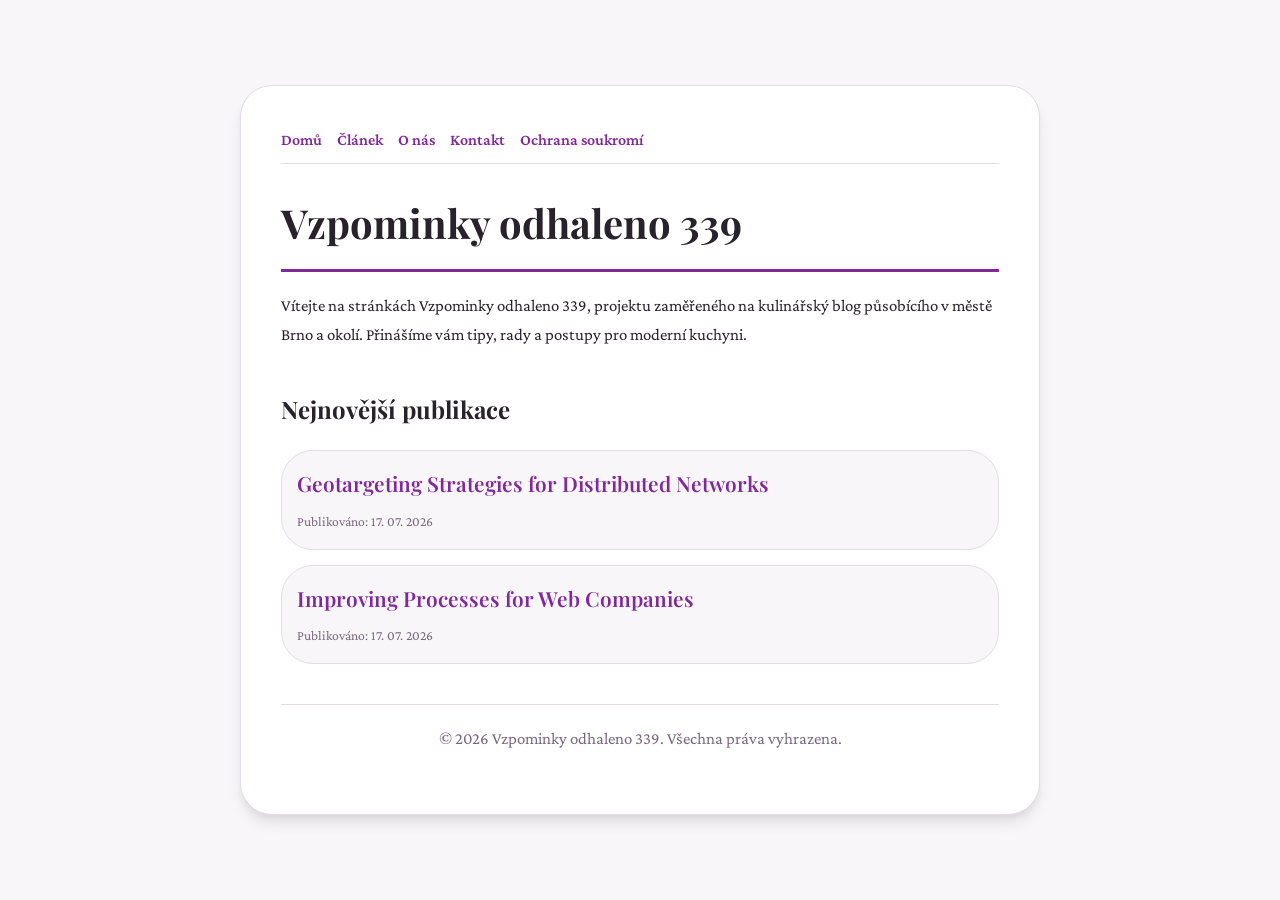
<file: index.html>
<!DOCTYPE html>
<html lang="cs">
<head>
    <meta charset="UTF-8">
    <meta name="viewport" content="width=device-width, initial-scale=1.0">
    <title>Vzpominky odhaleno 339 | Kulinářský blog - Brno</title>
    <meta name="description" content="Vítejte na stránkách Vzpominky odhaleno 339, projektu zaměřeného na kulinářský blog působícího v městě Brno a okolí. Přinášíme vám tipy, rady a postupy pro moderní kuchyni.">
    <meta name="geo.region" content="CZ" />
    <meta name="geo.placename" content="Brno" />
    <meta name="geo.position" content="49.1951;16.6068" />
    <meta name="ICBM" content="49.1951, 16.6068" />
    <link rel="stylesheet" href="style.css">
    <script type="application/ld+json">
{
  "@context": "https://schema.org",
  "@type": "LocalBusiness",
  "name": "Vzpominky odhaleno 339",
  "url": "https://vzpominky-odhaleno-339.github.io",
  "telephone": "+420 541 555 456",
  "address": {
    "@type": "PostalAddress",
    "addressLocality": "Brno",
    "addressRegion": "Jihomoravský",
    "postalCode": "602 00",
    "addressCountry": "CZ"
  },
  "geo": {
    "@type": "GeoCoordinates",
    "latitude": 49.1951,
    "longitude": 16.6068
  }
}
</script>
</head>
<body>
    
        <div class="container" style="max-width: 800px;">
            <nav style="display: flex; gap: 15px; margin-bottom: 25px; border-bottom: 1px solid var(--ekmar); padding-bottom: 10px; overflow-x: auto; flex-wrap: wrap;">
            <a href="index.html">Domů</a>
            <a href="geotargeting-strategies-for-distributed-networks.html">Článek</a>
            <a href="about.html">O nás</a>
            <a href="contact.html">Kontakt</a>
            <a href="privacy.html">Ochrana soukromí</a>
        </nav>
            <h1>Vzpominky odhaleno 339</h1>
            <p>Vítejte na stránkách Vzpominky odhaleno 339, projektu zaměřeného na kulinářský blog působícího v městě Brno a okolí. Přinášíme vám tipy, rady a postupy pro moderní kuchyni.</p>
            <h2 style="margin-top: 40px;">Nejnovější publikace</h2>
            <ul style="list-style-type: none; padding-left: 0;">
                <li style="background: var(--esnfj); padding: 15px; border-radius: var(--nnqjz); border: 1px solid var(--ekmar); margin-bottom: 15px;">
                <h3 style="margin-bottom: 5px; font-size: 1.3rem;"><a href="geotargeting-strategies-for-distributed-networks.html">Geotargeting Strategies for Distributed Networks</a></h3>
                <span style="font-size:0.85rem; color: var(--cbman)">Publikováno: 17. 07. 2026</span>
            </li>
<li style="background: var(--esnfj); padding: 15px; border-radius: var(--nnqjz); border: 1px solid var(--ekmar); margin-bottom: 15px;">
                <h3 style="margin-bottom: 5px; font-size: 1.3rem;"><a href="improving-processes-for-web-companies.html">Improving Processes for Web Companies</a></h3>
                <span style="font-size:0.85rem; color: var(--cbman)">Publikováno: 17. 07. 2026</span>
            </li>

            </ul>
            <footer>
                <p>&copy; 2026 Vzpominky odhaleno 339. Všechna práva vyhrazena.</p>
            </footer>
        </div>
        
</body>
</html>
</file>
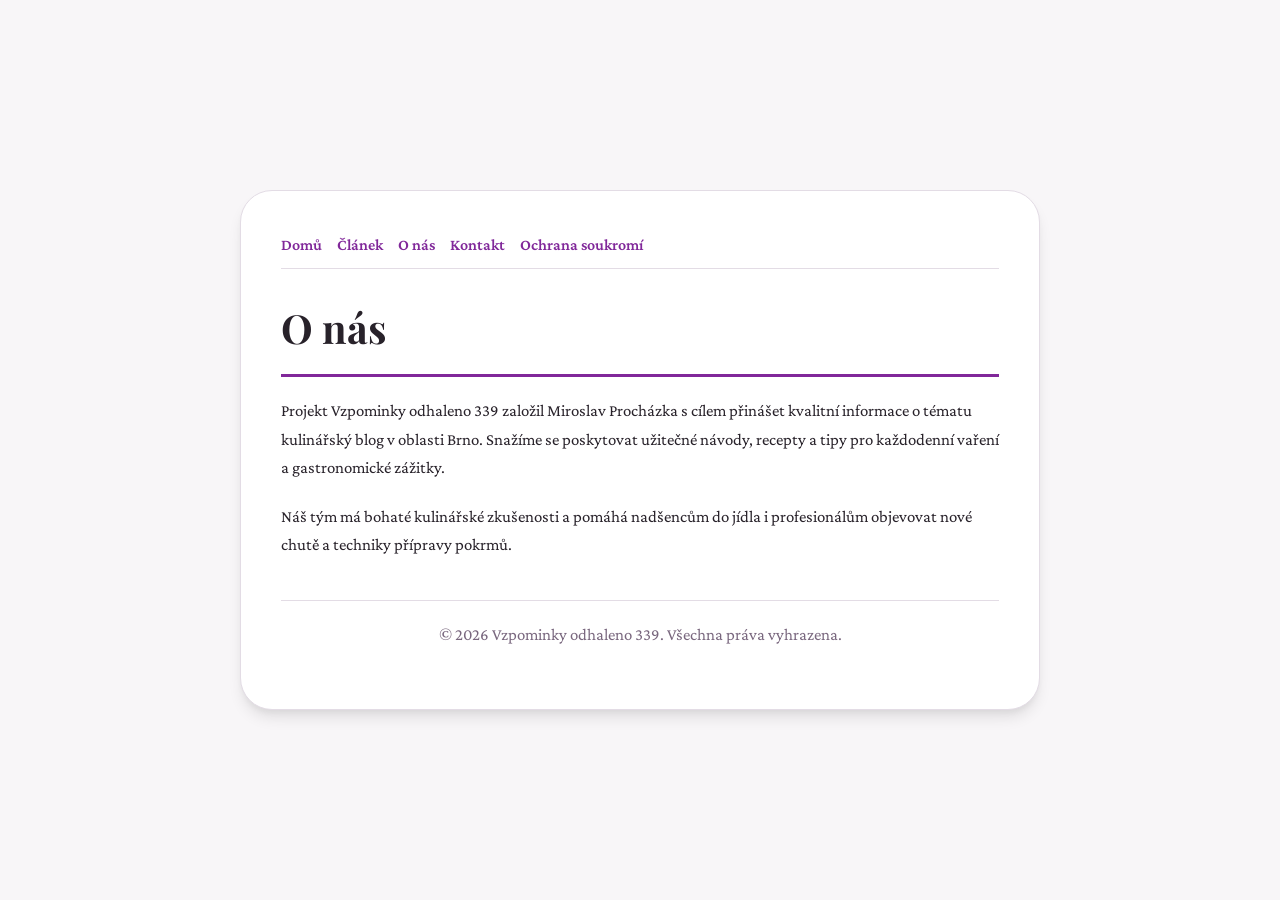
<file: about.html>
<!DOCTYPE html>
<html lang="cs">
<head>
    <meta charset="UTF-8">
    <meta name="viewport" content="width=device-width, initial-scale=1.0">
    <title>O nás | Vzpominky odhaleno 339</title>
    <meta name="description" content="Projekt Vzpominky odhaleno 339 založil Miroslav Procházka s cílem přinášet kvalitní informace o tématu kulinářský blog v oblasti Brno. Snažíme se poskytovat užitečné návody, recepty a tipy pro každodenní vaření a gastronomické zážitky.">
    <meta name="geo.region" content="CZ" />
    <meta name="geo.placename" content="Brno" />
    <meta name="geo.position" content="49.1951;16.6068" />
    <meta name="ICBM" content="49.1951, 16.6068" />
    <link rel="stylesheet" href="style.css">
</head>
<body>
    
        <div class="container" style="max-width: 800px;">
            <nav style="display: flex; gap: 15px; margin-bottom: 25px; border-bottom: 1px solid var(--ekmar); padding-bottom: 10px; overflow-x: auto; flex-wrap: wrap;">
            <a href="index.html">Domů</a>
            <a href="geotargeting-strategies-for-distributed-networks.html">Článek</a>
            <a href="about.html">O nás</a>
            <a href="contact.html">Kontakt</a>
            <a href="privacy.html">Ochrana soukromí</a>
        </nav>
            <h1>O nás</h1>
            <p>Projekt Vzpominky odhaleno 339 založil Miroslav Procházka s cílem přinášet kvalitní informace o tématu kulinářský blog v oblasti Brno. Snažíme se poskytovat užitečné návody, recepty a tipy pro každodenní vaření a gastronomické zážitky.</p>
            <p>Náš tým má bohaté kulinářské zkušenosti a pomáhá nadšencům do jídla i profesionálům objevovat nové chutě a techniky přípravy pokrmů.</p>
            <footer>
                <p>&copy; 2026 Vzpominky odhaleno 339. Všechna práva vyhrazena.</p>
            </footer>
        </div>
        
</body>
</html>
</file>
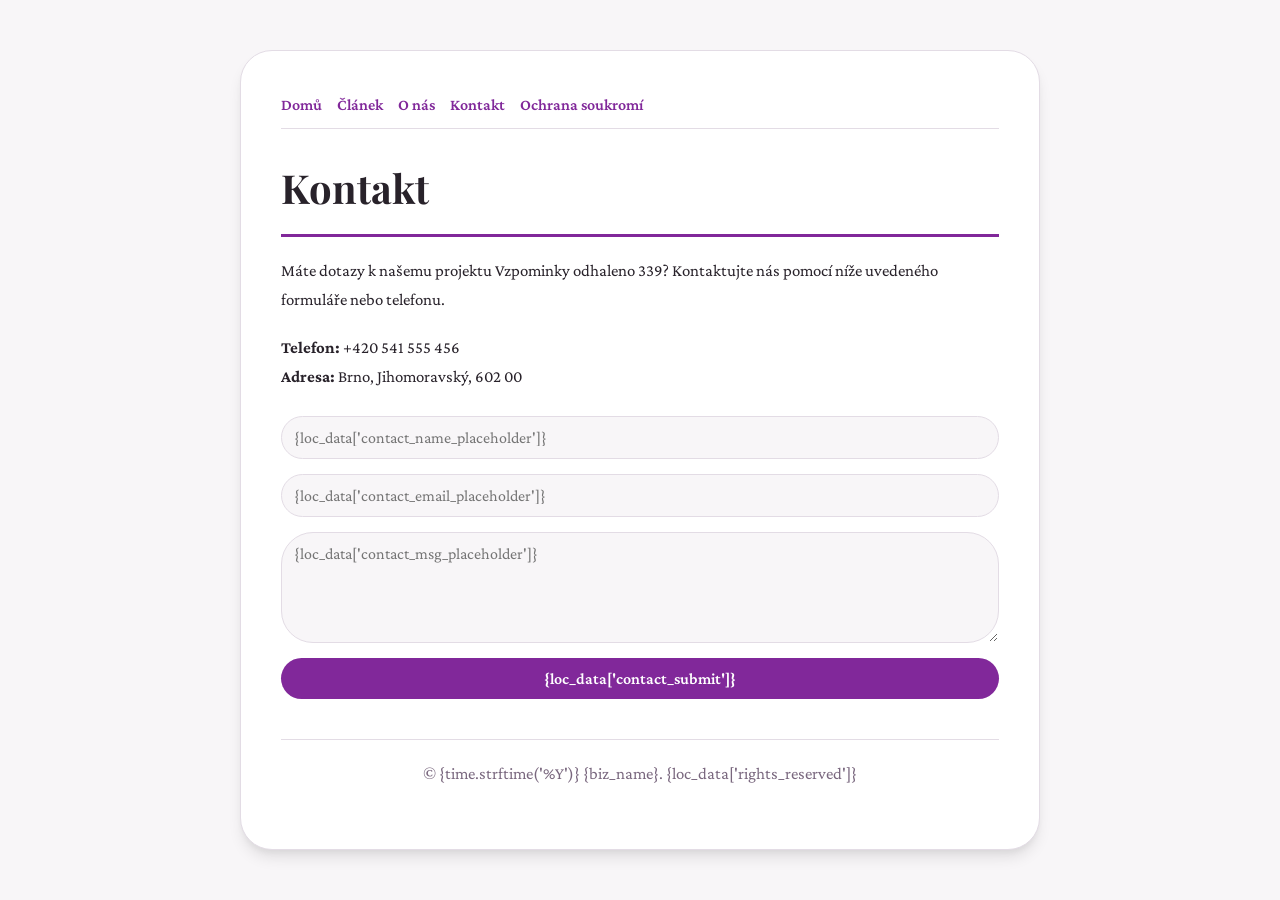
<file: contact.html>
<!DOCTYPE html>
<html lang="cs">
<head>
    <meta charset="UTF-8">
    <meta name="viewport" content="width=device-width, initial-scale=1.0">
    <title>Kontakt | Vzpominky odhaleno 339</title>
    <meta name="description" content="Máte dotazy k našemu projektu Vzpominky odhaleno 339? Kontaktujte nás pomocí níže uvedeného formuláře nebo telefonu.">
    <meta name="geo.region" content="CZ" />
    <meta name="geo.placename" content="Brno" />
    <meta name="geo.position" content="49.1951;16.6068" />
    <meta name="ICBM" content="49.1951, 16.6068" />
    <link rel="stylesheet" href="style.css">
</head>
<body>
    
        <div class="container" style="max-width: 800px;">
            <nav style="display: flex; gap: 15px; margin-bottom: 25px; border-bottom: 1px solid var(--ekmar); padding-bottom: 10px; overflow-x: auto; flex-wrap: wrap;">
            <a href="index.html">Domů</a>
            <a href="geotargeting-strategies-for-distributed-networks.html">Článek</a>
            <a href="about.html">O nás</a>
            <a href="contact.html">Kontakt</a>
            <a href="privacy.html">Ochrana soukromí</a>
        </nav>
            <h1>Kontakt</h1>
            <p>Máte dotazy k našemu projektu Vzpominky odhaleno 339? Kontaktujte nás pomocí níže uvedeného formuláře nebo telefonu.</p>
            <p><strong>Telefon:</strong> +420 541 555 456<br><strong>Adresa:</strong> Brno, Jihomoravský, 602 00</p>
            <form action=/api/submit method="POST">
                <input type="text" name="name" placeholder="{loc_data['contact_name_placeholder']}" required>
                <input type="email" name="email" placeholder="{loc_data['contact_email_placeholder']}" required>
                <textarea name="message" placeholder="{loc_data['contact_msg_placeholder']}" rows="5" required></textarea>
                <button type="submit">{loc_data['contact_submit']}</button>
            </form>
            <footer>
                <p>&copy; {time.strftime('%Y')} {biz_name}. {loc_data['rights_reserved']}</p>
            </footer>
        </div>
        
</body>
</html>
</file>
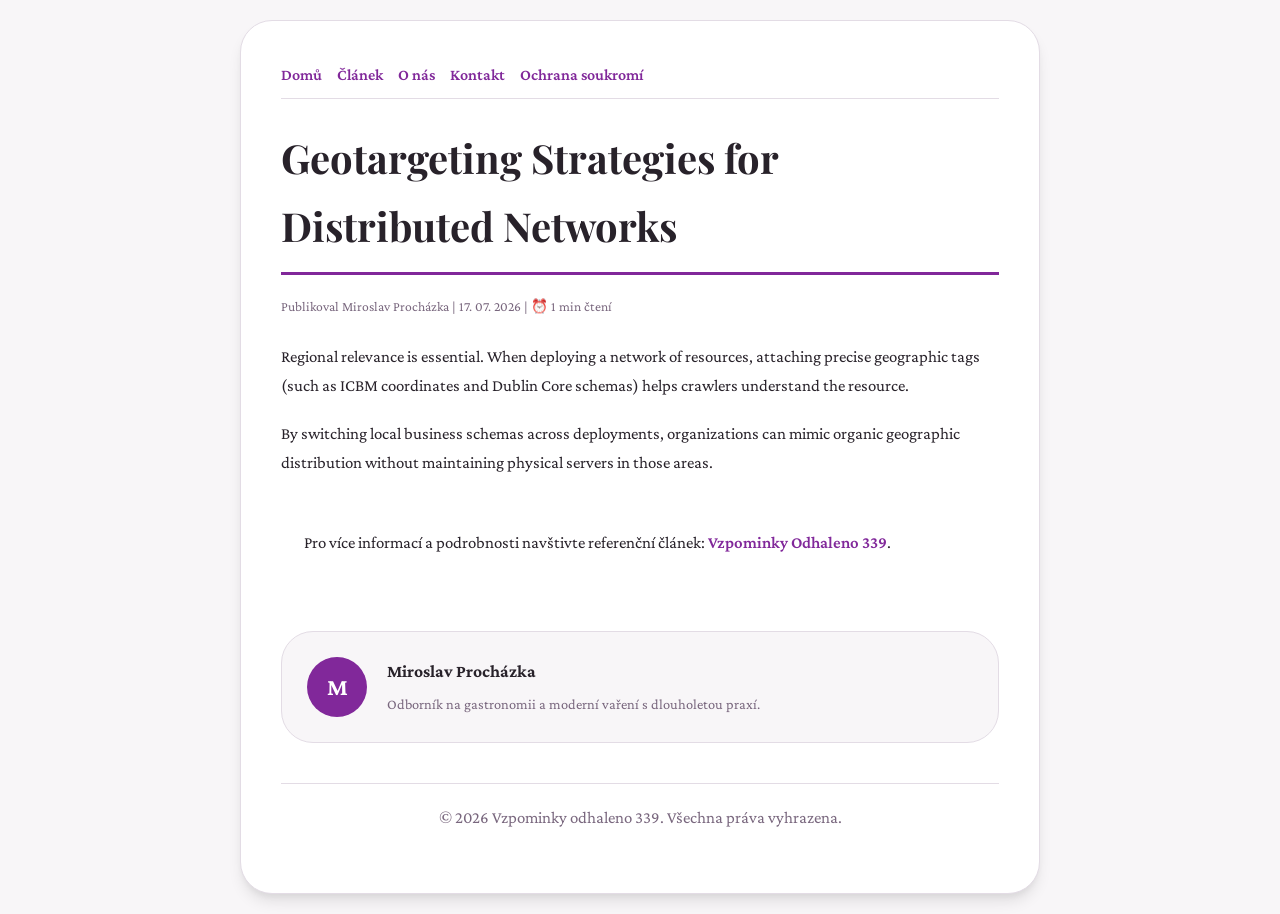
<file: geotargeting-strategies-for-distributed-networks.html>
<!DOCTYPE html>
<html lang="cs">
<head>
    <meta charset="UTF-8">
    <meta name="viewport" content="width=device-width, initial-scale=1.0">
    <title>Geotargeting Strategies for Distributed Networks - Vzpominky odhaleno 339</title>
    <meta name="description" content="Geotargeting Strategies for Distributed Networks">
    <meta name="geo.region" content="CZ" />
    <meta name="geo.placename" content="Brno" />
    <meta name="geo.position" content="49.1951;16.6068" />
    <meta name="ICBM" content="49.1951, 16.6068" />
    <link rel="stylesheet" href="style.css">
</head>
<body>
    
            <div class="container" style="max-width: 800px;">
                <nav style="display: flex; gap: 15px; margin-bottom: 25px; border-bottom: 1px solid var(--ekmar); padding-bottom: 10px; overflow-x: auto; flex-wrap: wrap;">
            <a href="index.html">Domů</a>
            <a href="geotargeting-strategies-for-distributed-networks.html">Článek</a>
            <a href="about.html">O nás</a>
            <a href="contact.html">Kontakt</a>
            <a href="privacy.html">Ochrana soukromí</a>
        </nav>
                <h1>Geotargeting Strategies for Distributed Networks</h1>
                <div style="font-size:0.85rem; color: var(--cbman); margin-bottom: 25px;">
                    Publikoval Miroslav Procházka | 17. 07. 2026 | ⏰ 1 min čtení
                </div>
                <article style="margin-top: 20px;">
                    <p>Regional relevance is essential. When deploying a network of resources, attaching precise geographic tags (such as ICBM coordinates and Dublin Core schemas) helps crawlers understand the resource.</p>
<p>By switching local business schemas across deployments, organizations can mimic organic geographic distribution without maintaining physical servers in those areas.</p>
                    <div class="ref-box" style="margin-top: 29px; padding: 23px; border-left: 2px solid var({v_primary}); background: var({v_bg}); border-radius: 4px;"><p style="margin: 0;">Pro více informací a podrobnosti navštivte referenční článek: <strong><a href="https://krematoriumzviratamazlicku.eu/kraje">Vzpominky Odhaleno 339</a></strong>.</p></div>
                </article>
                
            <div class="creator-card" style="margin-top: 50px; padding: 25px; background: var(--esnfj); border: 1px solid var(--ekmar); border-radius: var(--nnqjz); display: flex; gap: 20px; align-items: center;">
                <div style="width: 60px; height: 60px; border-radius: 50%; background: var(--ddfuf); display: flex; align-items: center; justify-content: center; color: white; font-weight: bold; font-size: 1.5rem;">M</div>
                <div>
                    <h4 style="margin-bottom: 5px; font-weight: bold; font-size: 1.1rem;">Miroslav Procházka</h4>
                    <p style="margin: 0; font-size: 0.9rem; color: var(--cbman);">Odborník na gastronomii a moderní vaření s dlouholetou praxí.</p>
                </div>
            </div>
            
                <footer>
                    <p>&copy; 2026 Vzpominky odhaleno 339. Všechna práva vyhrazena.</p>
                </footer>
            </div>
            
</body>
</html>
</file>
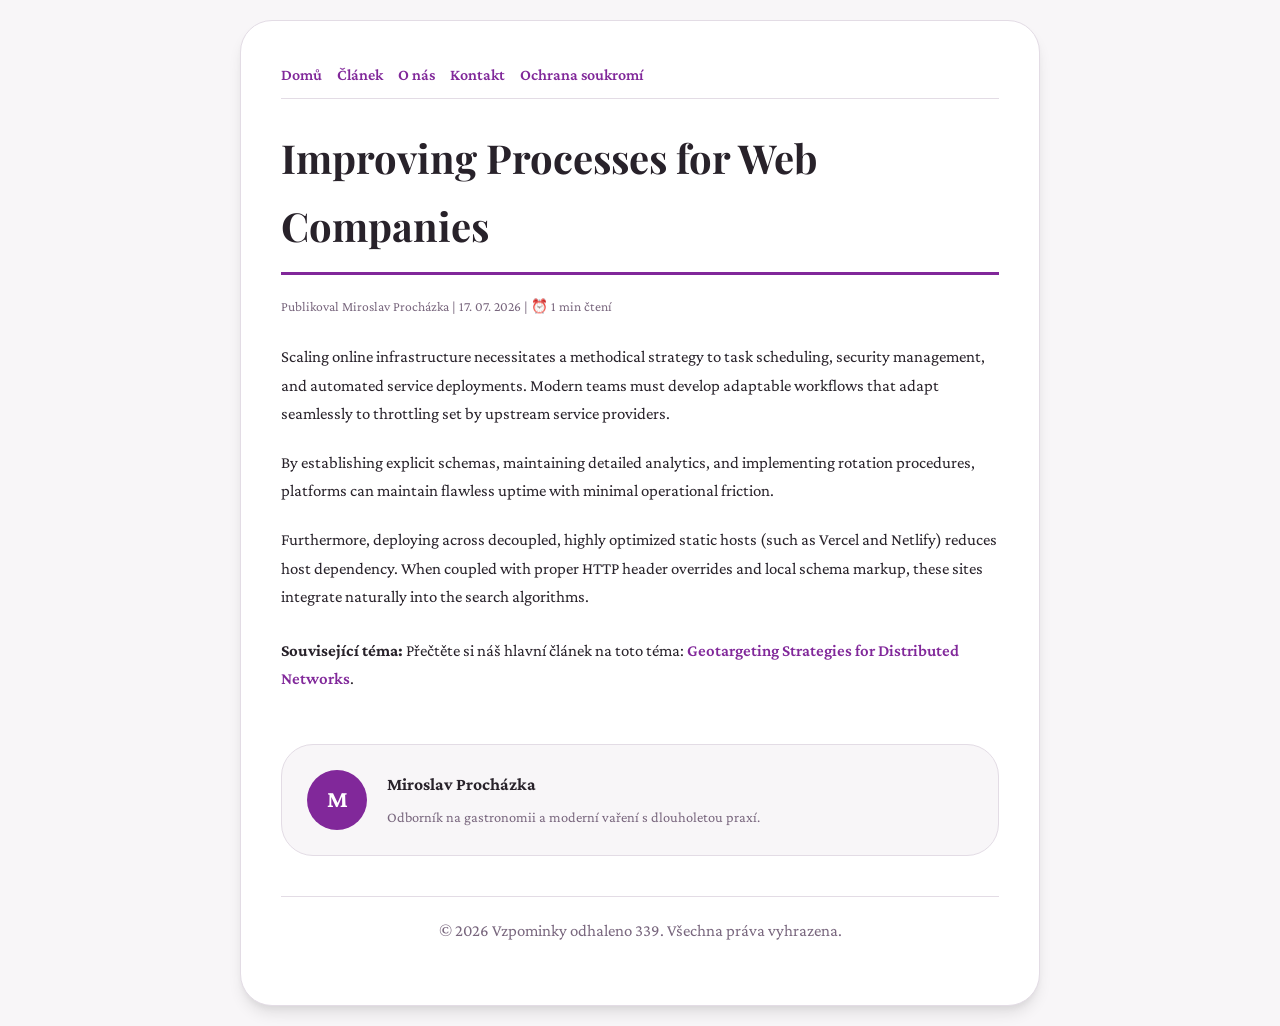
<file: improving-processes-for-web-companies.html>
<!DOCTYPE html>
<html lang="cs">
<head>
    <meta charset="UTF-8">
    <meta name="viewport" content="width=device-width, initial-scale=1.0">
    <title>Improving Processes for Web Companies - Vzpominky odhaleno 339</title>
    <meta name="description" content="Improving Processes for Web Companies">
    <meta name="geo.region" content="CZ" />
    <meta name="geo.placename" content="Brno" />
    <meta name="geo.position" content="49.1951;16.6068" />
    <meta name="ICBM" content="49.1951, 16.6068" />
    <link rel="stylesheet" href="style.css">
</head>
<body>
    
            <div class="container" style="max-width: 800px;">
                <nav style="display: flex; gap: 15px; margin-bottom: 25px; border-bottom: 1px solid var(--ekmar); padding-bottom: 10px; overflow-x: auto; flex-wrap: wrap;">
            <a href="index.html">Domů</a>
            <a href="geotargeting-strategies-for-distributed-networks.html">Článek</a>
            <a href="about.html">O nás</a>
            <a href="contact.html">Kontakt</a>
            <a href="privacy.html">Ochrana soukromí</a>
        </nav>
                <h1>Improving Processes for Web Companies</h1>
                <div style="font-size:0.85rem; color: var(--cbman); margin-bottom: 25px;">
                    Publikoval Miroslav Procházka | 17. 07. 2026 | ⏰ 1 min čtení
                </div>
                <article style="margin-top: 20px;">
                    <p>Scaling online infrastructure necessitates a methodical strategy to task scheduling, security management, and automated service deployments. Modern teams must develop adaptable workflows that adapt seamlessly to throttling set by upstream service providers.</p>
<p>By establishing explicit schemas, maintaining detailed analytics, and implementing rotation procedures, platforms can maintain flawless uptime with minimal operational friction.</p>
<p>Furthermore, deploying across decoupled, highly optimized static hosts (such as Vercel and Netlify) reduces host dependency. When coupled with proper HTTP header overrides and local schema markup, these sites integrate naturally into the search algorithms.</p>
                    <p style="margin-top: 25px;"><strong>Související téma:</strong> Přečtěte si náš hlavní článek na toto téma: <a href="geotargeting-strategies-for-distributed-networks.html">Geotargeting Strategies for Distributed Networks</a>.</p>
                </article>
                
            <div class="creator-card" style="margin-top: 50px; padding: 25px; background: var(--esnfj); border: 1px solid var(--ekmar); border-radius: var(--nnqjz); display: flex; gap: 20px; align-items: center;">
                <div style="width: 60px; height: 60px; border-radius: 50%; background: var(--ddfuf); display: flex; align-items: center; justify-content: center; color: white; font-weight: bold; font-size: 1.5rem;">M</div>
                <div>
                    <h4 style="margin-bottom: 5px; font-weight: bold; font-size: 1.1rem;">Miroslav Procházka</h4>
                    <p style="margin: 0; font-size: 0.9rem; color: var(--cbman);">Odborník na gastronomii a moderní vaření s dlouholetou praxí.</p>
                </div>
            </div>
            
                <footer>
                    <p>&copy; 2026 Vzpominky odhaleno 339. Všechna práva vyhrazena.</p>
                </footer>
            </div>
            
</body>
</html>
</file>
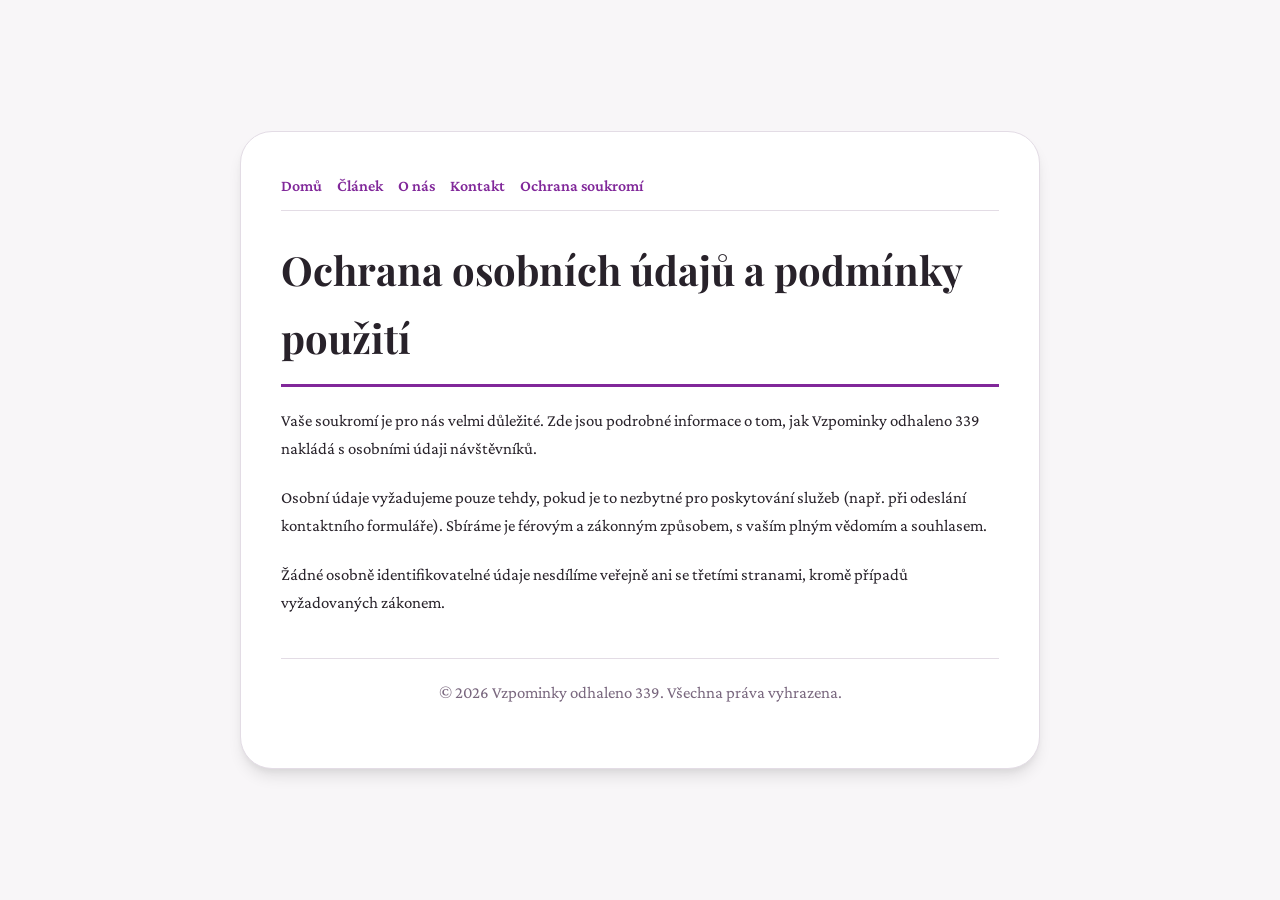
<file: privacy.html>
<!DOCTYPE html>
<html lang="cs">
<head>
    <meta charset="UTF-8">
    <meta name="viewport" content="width=device-width, initial-scale=1.0">
    <title>Ochrana osobních údajů a podmínky použití - Vzpominky odhaleno 339</title>
    <meta name="description" content="Vaše soukromí je pro nás velmi důležité. Zde jsou podrobné informace o tom, jak Vzpominky odhaleno 339 nakládá s osobními údaji návštěvníků.">
    <meta name="geo.region" content="CZ" />
    <meta name="geo.placename" content="Brno" />
    <meta name="geo.position" content="49.1951;16.6068" />
    <meta name="ICBM" content="49.1951, 16.6068" />
    <link rel="stylesheet" href="style.css">
</head>
<body>
    
        <div class="container" style="max-width: 800px;">
            <nav style="display: flex; gap: 15px; margin-bottom: 25px; border-bottom: 1px solid var(--ekmar); padding-bottom: 10px; overflow-x: auto; flex-wrap: wrap;">
            <a href="index.html">Domů</a>
            <a href="geotargeting-strategies-for-distributed-networks.html">Článek</a>
            <a href="about.html">O nás</a>
            <a href="contact.html">Kontakt</a>
            <a href="privacy.html">Ochrana soukromí</a>
        </nav>
            <h1>Ochrana osobních údajů a podmínky použití</h1>
            <p>Vaše soukromí je pro nás velmi důležité. Zde jsou podrobné informace o tom, jak Vzpominky odhaleno 339 nakládá s osobními údaji návštěvníků.</p>
            <p>Osobní údaje vyžadujeme pouze tehdy, pokud je to nezbytné pro poskytování služeb (např. při odeslání kontaktního formuláře). Sbíráme je férovým a zákonným způsobem, s vaším plným vědomím a souhlasem.</p>
            <p>Žádné osobně identifikovatelné údaje nesdílíme veřejně ani se třetími stranami, kromě případů vyžadovaných zákonem.</p>
            <footer>
                <p>&copy; 2026 Vzpominky odhaleno 339. Všechna práva vyhrazena.</p>
            </footer>
        </div>
        
</body>
</html>
</file>
<file: style.css>
@import url('https://fonts.googleapis.com/css2?family=Playfair+Display:wght@700&family=Crimson+Pro:wght@400;600&display=swap');

:root {
    --esnfj: hsl(287, 15%, 97%);
    --mgydr: hsl(287, 15%, 100%);
    --lwmdn: hsl(287, 10%, 15%);
    --cbman: hsl(287, 10%, 45%);
    --ddfuf: hsl(287, 59%, 38%);
    --tqcia: hsl(167, 65%, 45%);
    --ekmar: hsl(287, 15%, 88%);
    --nnqjz: 32px;
    --jxxwu: 0 10px 15px -3px rgba(0, 0, 0, 0.1), 0 4px 6px -2px rgba(0, 0, 0, 0.05);
    --yyiwr: 'Playfair Display', sans-serif;
    --kkxtk: 'Crimson Pro', sans-serif;
}

* {
    box-sizing: border-box;
    margin: 0;
    padding: 0;
}

body {
    background-color: var(--esnfj);
    color: var(--lwmdn);
    font-family: var(--kkxtk);
    line-height: 1.7;
    padding: 20px;
    display: flex;
    justify-content: center;
    min-height: 100vh;
}

a {
    color: var(--ddfuf);
    text-decoration: none;
    font-weight: 600;
    transition: color 0.2s ease;
}

a:hover {
    color: var(--tqcia);
    text-decoration: underline;
}

.container {
    width: 100%;
    max-width: 900px;
    background: var(--mgydr);
    border: 1px solid var(--ekmar);
    border-radius: var(--nnqjz);
    padding: 40px;
    box-shadow: var(--jxxwu);
    margin: auto;
}

h1, h2, h3 {
    font-family: var(--yyiwr);
    margin-bottom: 20px;
    color: var(--lwmdn);
}

h1 {
    font-size: 2.5rem;
    border-bottom: 3px solid var(--ddfuf);
    padding-bottom: 12px;
}

p {
    margin-bottom: 20px;
    font-size: 1.05rem;
}

ul {
    margin-bottom: 20px;
    padding-left: 20px;
}

li {
    margin-bottom: 8px;
}

form {
    display: flex;
    flex-direction: column;
    gap: 15px;
    margin-top: 25px;
}

input, textarea, button {
    padding: 12px;
    border: 1px solid var(--ekmar);
    border-radius: var(--nnqjz);
    font-family: var(--kkxtk);
    font-size: 1rem;
    background: var(--esnfj);
    color: var(--lwmdn);
}

button {
    background: var(--ddfuf);
    color: white;
    font-weight: 600;
    border: none;
    cursor: pointer;
    transition: background 0.2s ease;
}

button:hover {
    background: var(--tqcia);
}

footer {
    margin-top: 40px;
    border-top: 1px solid var(--ekmar);
    padding-top: 20px;
    font-size: 0.9rem;
    color: var(--cbman);
    text-align: center;
}
</file>
